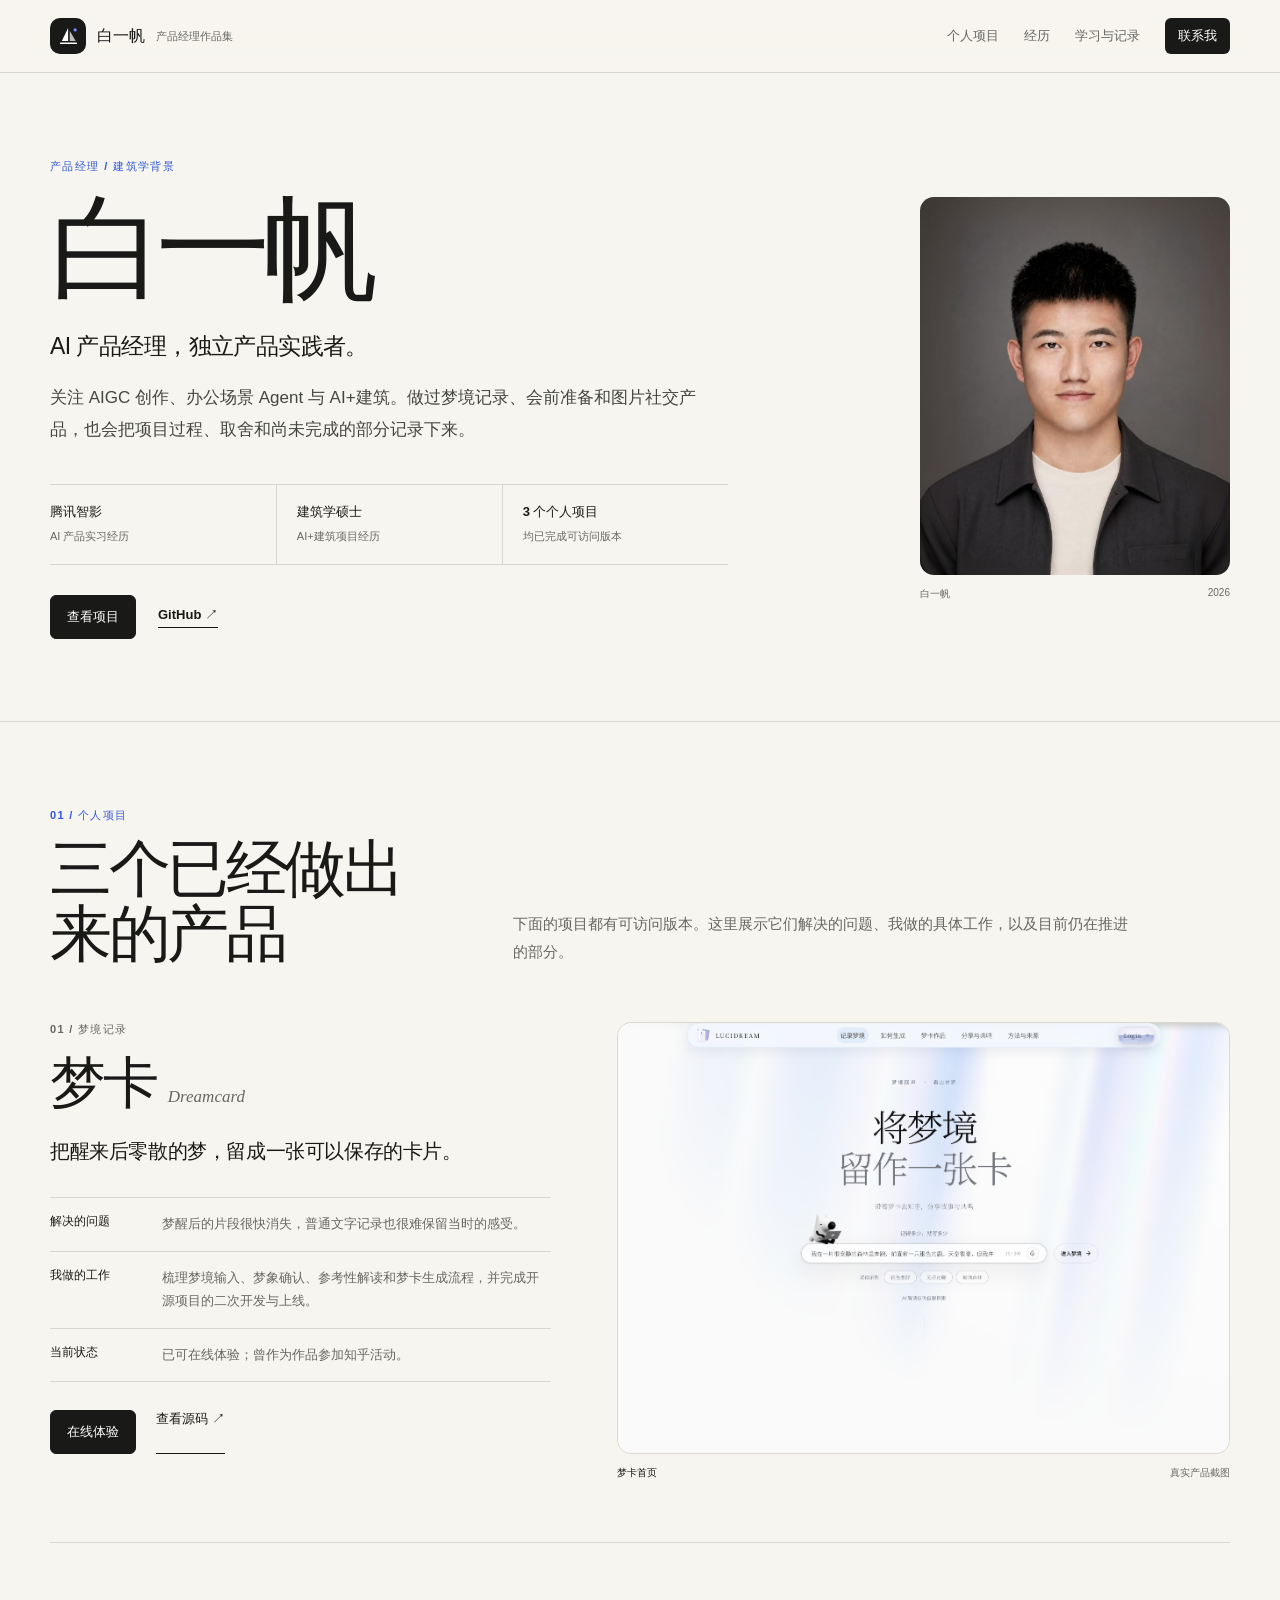
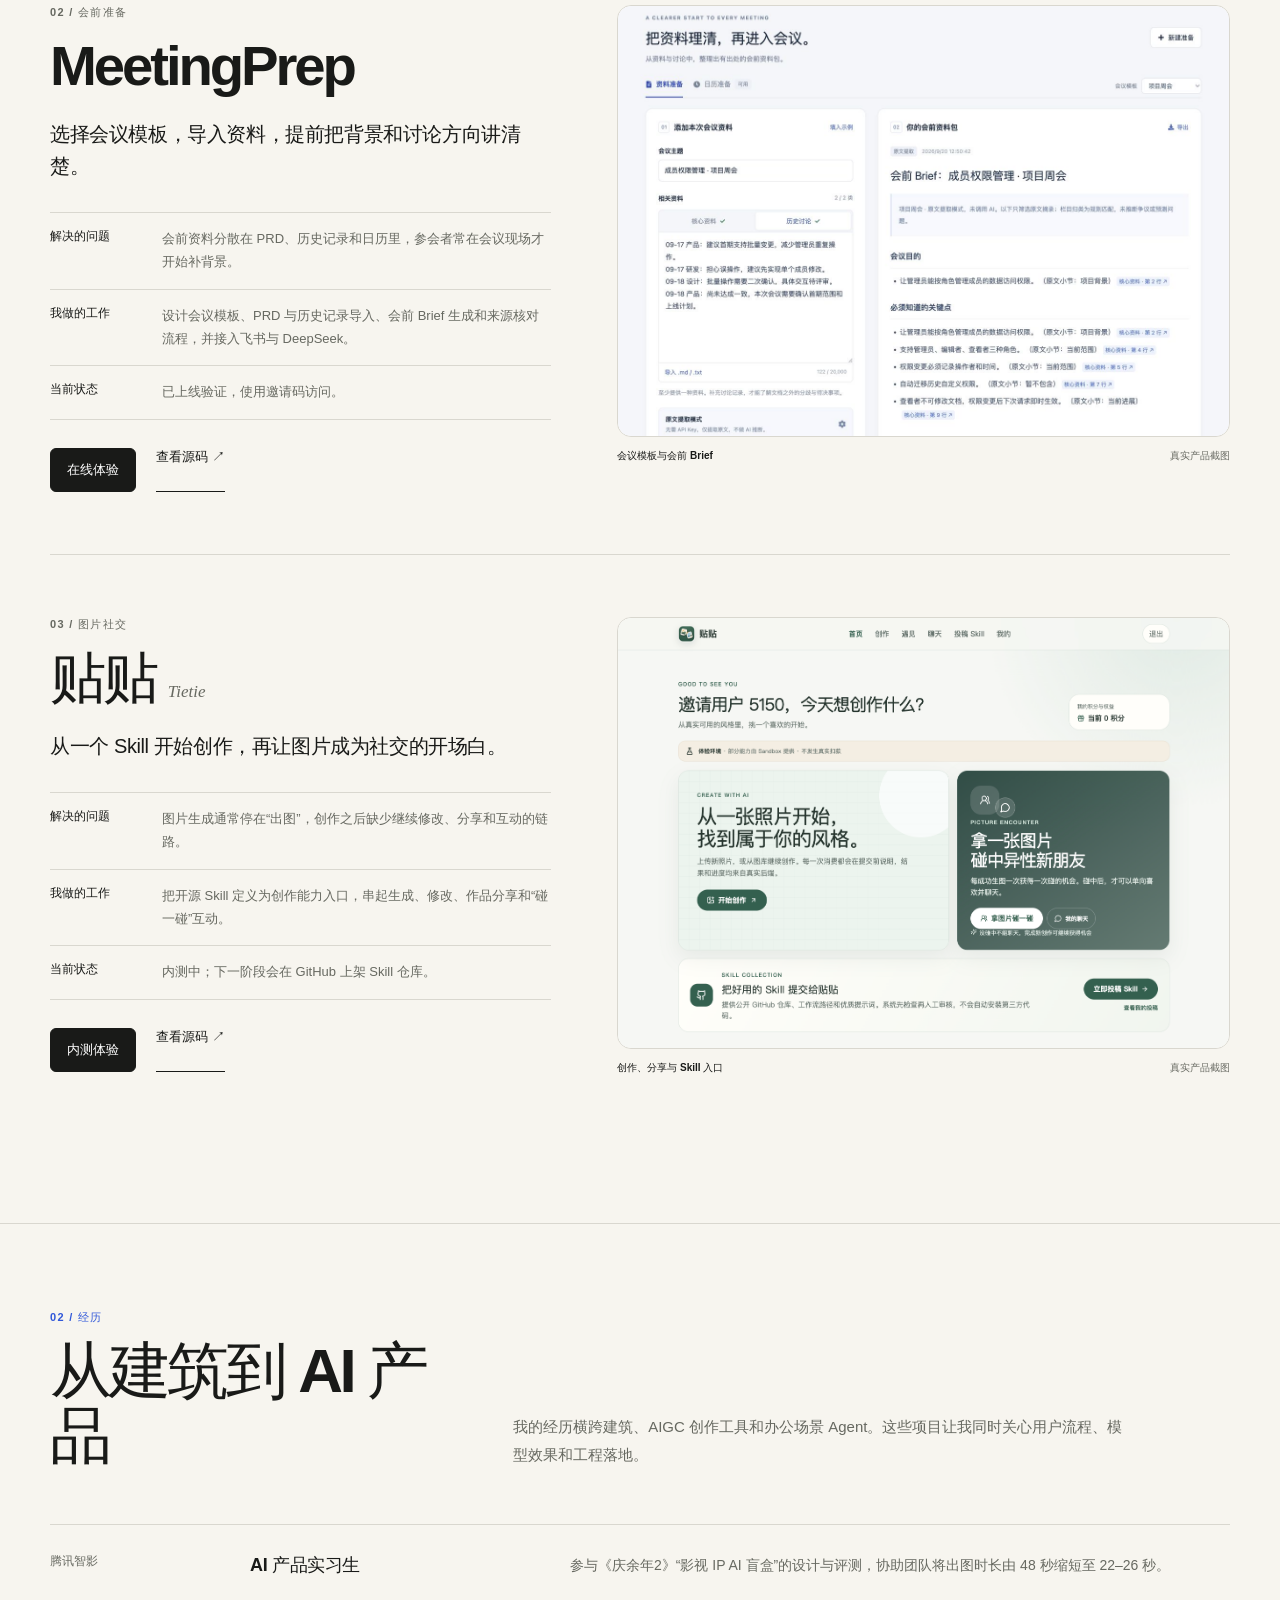
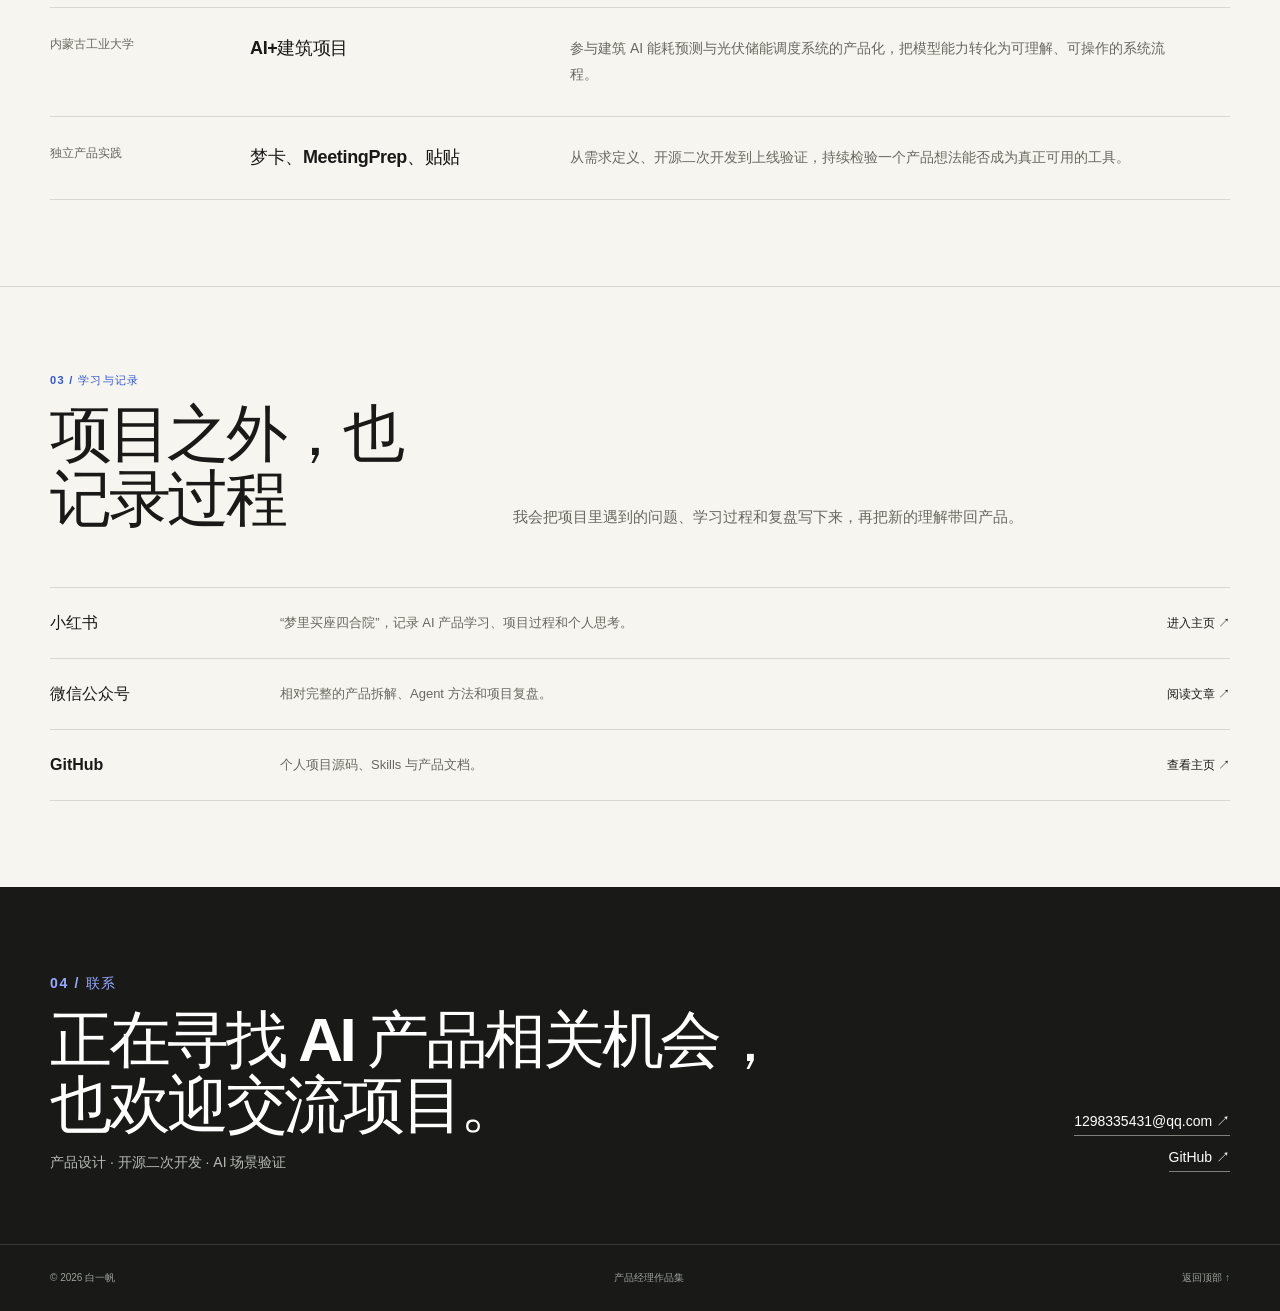
<file: index.html>
<!doctype html>
<html lang="zh-CN">
<head>
  <meta charset="utf-8">
  <meta name="viewport" content="width=device-width, initial-scale=1">
  <title>白一帆 · 产品经理作品集</title>
  <meta name="description" content="白一帆的产品经理作品集：梦卡、MeetingPrep 与贴贴。">
  <meta name="theme-color" content="#f7f5ef">
  <meta property="og:title" content="白一帆 · 产品经理作品集">
  <meta property="og:description" content="产品经历、真实项目与持续记录。查看梦卡、MeetingPrep 与贴贴。">
  <meta property="og:type" content="website">
  <meta property="og:url" content="https://1298335431-hub.github.io/laobai-Personal-website/">
  <meta property="og:image" content="https://1298335431-hub.github.io/laobai-Personal-website/assets/dreamcard-ui-cover.png">
  <link rel="canonical" href="https://1298335431-hub.github.io/laobai-Personal-website/">
  <style>
    :root {
      --paper: #f7f5ef;
      --surface: #fffefb;
      --ink: #191a18;
      --muted: #676961;
      --line: #d9d7cf;
      --blue: #3158d9;
      --blue-soft: #e8edf9;
      --wrap: 1180px;
      font-family: Inter, ui-sans-serif, -apple-system, BlinkMacSystemFont, "Segoe UI", "PingFang SC", "Microsoft YaHei", sans-serif;
      color: var(--ink);
      background: var(--paper);
      font-synthesis: none;
      -webkit-font-smoothing: antialiased;
    }
    * { box-sizing: border-box; }
    html { scroll-behavior: smooth; scroll-padding-top: 86px; }
    body { margin: 0; background: var(--paper); }
    a { color: inherit; text-decoration: none; }
    img { display: block; max-width: 100%; }
    h1, h2, h3, p, figure, dl, dd { margin: 0; }
    a:focus-visible { outline: 3px solid var(--blue); outline-offset: 4px; }
    .wrap { width: min(var(--wrap), calc(100% - 64px)); margin-inline: auto; }

    .site-header { position: sticky; top: 0; z-index: 20; border-bottom: 1px solid var(--line); background: rgba(247,245,239,.94); backdrop-filter: blur(14px); }
    .nav { min-height: 72px; display: flex; align-items: center; justify-content: space-between; gap: 24px; }
    .brand { display: flex; align-items: center; gap: 11px; font-weight: 720; }
    .brand-mark { display: grid; place-items: center; width: 36px; height: 36px; flex: 0 0 auto; border-radius: 10px; color: #fff; background: var(--ink); }
    .brand-mark svg { width: 23px; height: 23px; overflow: visible; }
    .brand small { color: var(--muted); font-size: 11px; font-weight: 520; }
    .nav-links { display: flex; align-items: center; gap: 25px; color: var(--muted); font-size: 13px; }
    .nav-links a { padding-block: 8px; border-bottom: 1px solid transparent; }
    .nav-links a:hover { color: var(--ink); border-color: var(--ink); }
    .nav-links .contact-link { padding: 9px 13px; color: #fff; background: var(--ink); border: 0; border-radius: 6px; }
    .nav-links .contact-link:hover { color: #fff; background: #2b2d2a; }

    .hero { padding: 86px 0 82px; }
    .hero-grid { display: grid; grid-template-columns: 1.25fr .75fr; gap: 96px; align-items: center; }
    .eyebrow { color: var(--blue); font-size: 11px; font-weight: 720; letter-spacing: .13em; }
    h1 { margin-top: 19px; font-size: clamp(70px, 9vw, 118px); line-height: .96; letter-spacing: -.075em; font-weight: 680; }
    .role { margin-top: 27px; font-size: 23px; letter-spacing: -.025em; }
    .hero-intro { max-width: 690px; margin-top: 20px; color: #444740; font-size: 17px; line-height: 1.9; }
    .facts { display: grid; grid-template-columns: repeat(3, 1fr); gap: 0; margin-top: 38px; border-top: 1px solid var(--line); border-bottom: 1px solid var(--line); }
    .fact { padding: 18px 20px 18px 0; }
    .fact + .fact { padding-left: 20px; border-left: 1px solid var(--line); }
    .fact strong { display: block; font-size: 13px; }
    .fact span { display: block; margin-top: 7px; color: var(--muted); font-size: 11px; line-height: 1.6; }
    .hero-actions { display: flex; align-items: center; flex-wrap: wrap; gap: 22px; margin-top: 30px; }
    .button { display: inline-flex; align-items: center; justify-content: center; min-height: 44px; padding: 10px 16px; border: 1px solid var(--ink); border-radius: 6px; font-size: 13px; font-weight: 650; }
    .button.primary { color: #fff; background: var(--ink); }
    .button:hover { color: #fff; background: var(--ink); }
    .button.primary:hover { background: #30322f; }
    .text-link { padding-bottom: 3px; border-bottom: 1px solid var(--ink); font-size: 13px; font-weight: 620; }
    .portrait { justify-self: end; width: min(310px, 100%); }
    .portrait img { width: 100%; aspect-ratio: .82; object-fit: cover; object-position: center 37%; border-radius: 14px; filter: saturate(.9); }
    .portrait figcaption { display: flex; justify-content: space-between; gap: 16px; margin-top: 12px; color: var(--muted); font-size: 10px; }

    .section { padding: 86px 0; border-top: 1px solid var(--line); }
    .section-heading { display: grid; grid-template-columns: .72fr 1.28fr; gap: 60px; margin-bottom: 56px; }
    .section-label { color: var(--blue); font-size: 11px; font-weight: 720; letter-spacing: .12em; }
    h2 { margin-top: 13px; font-size: clamp(38px, 5vw, 62px); line-height: 1.05; letter-spacing: -.055em; }
    .section-heading > p { max-width: 620px; align-self: end; color: var(--muted); font-size: 15px; line-height: 1.85; }

    .case { display: grid; grid-template-columns: .9fr 1.1fr; gap: 66px; align-items: start; padding: 62px 0; border-top: 1px solid var(--line); }
    .case:first-child { padding-top: 0; border-top: 0; }
    .case-index { color: var(--muted); font-size: 11px; font-weight: 680; letter-spacing: .12em; }
    .case-title { display: flex; align-items: baseline; flex-wrap: wrap; gap: 12px; margin-top: 18px; }
    .case h3 { font-size: clamp(40px, 4.4vw, 62px); line-height: 1; letter-spacing: -.055em; }
    .case-title span { color: var(--muted); font-family: Georgia, serif; font-size: 17px; font-style: italic; }
    .case-summary { max-width: 520px; margin-top: 24px; font-size: 20px; line-height: 1.6; letter-spacing: -.02em; }
    .case-meta { margin-top: 30px; border-top: 1px solid var(--line); }
    .case-meta > div { display: grid; grid-template-columns: 90px 1fr; gap: 22px; padding: 15px 0; border-bottom: 1px solid var(--line); }
    .case-meta dt { font-size: 12px; font-weight: 700; }
    .case-meta dd { color: var(--muted); font-size: 13px; line-height: 1.75; }
    .case-actions { display: flex; flex-wrap: wrap; gap: 20px; margin-top: 28px; }
    .case-visual { position: sticky; top: 104px; }
    .case-visual a { display: block; }
    .shot { overflow: hidden; border: 1px solid var(--line); border-radius: 14px; background: var(--surface); }
    .shot img { width: 100%; aspect-ratio: 1.42; object-fit: cover; border-radius: 13px; }
    .shot.meeting img { object-position: top center; }
    .case-visual figcaption { display: flex; justify-content: space-between; gap: 20px; margin-top: 12px; color: var(--muted); font-size: 10px; }
    .case-visual figcaption strong { color: var(--ink); font-weight: 620; }

    .experience-list { border-top: 1px solid var(--line); }
    .experience-item { display: grid; grid-template-columns: 160px 280px 1fr; gap: 40px; padding: 28px 0; border-bottom: 1px solid var(--line); }
    .experience-item time { color: var(--muted); font-size: 12px; }
    .experience-item h3 { font-size: 18px; letter-spacing: -.02em; }
    .experience-item p { max-width: 620px; color: var(--muted); font-size: 14px; line-height: 1.85; }

    .notes { border-top: 1px solid var(--line); }
    .note-row { display: grid; grid-template-columns: 190px 1fr auto; gap: 40px; align-items: center; padding: 24px 0; border-bottom: 1px solid var(--line); }
    .note-row strong { font-size: 16px; }
    .note-row p { color: var(--muted); font-size: 13px; line-height: 1.7; }
    .note-row span { font-size: 12px; font-weight: 650; }
    .note-row:hover span { color: var(--blue); }

    .contact { padding: 72px 0; color: #fff; background: var(--ink); }
    .contact-grid { display: grid; grid-template-columns: 1fr auto; gap: 50px; align-items: end; }
    .contact .section-label { color: #96abff; }
    .contact h2 { max-width: 760px; margin-top: 14px; }
    .contact p { margin-top: 16px; color: #b8bbb4; font-size: 14px; }
    .contact-links { display: flex; flex-direction: column; align-items: flex-end; gap: 13px; }
    .contact-links a { padding-bottom: 4px; border-bottom: 1px solid #7c817a; font-size: 14px; }
    .contact-links a:hover { border-color: #fff; }
    .footer { color: #9da099; background: var(--ink); border-top: 1px solid #353834; }
    .footer-inner { min-height: 66px; display: flex; align-items: center; justify-content: space-between; gap: 24px; font-size: 10px; }

    @media (max-width: 900px) {
      .wrap { width: min(var(--wrap), calc(100% - 42px)); }
      .hero-grid { grid-template-columns: 1fr; gap: 48px; }
      .portrait { justify-self: start; width: min(280px, 68vw); }
      .section-heading { grid-template-columns: 1fr; gap: 20px; }
      .case { grid-template-columns: 1fr; gap: 36px; }
      .case-visual { position: static; }
      .experience-item { grid-template-columns: 120px 220px 1fr; gap: 24px; }
    }
    @media (max-width: 680px) {
      .wrap { width: calc(100% - 32px); }
      .nav { min-height: 66px; }
      .brand small, .nav-links a:not(.contact-link) { display: none; }
      .hero { padding: 56px 0 62px; }
      h1 { font-size: clamp(66px, 22vw, 90px); }
      .role { font-size: 20px; }
      .hero-intro { font-size: 15px; }
      .portrait { width: min(230px, 64vw); }
      .facts { grid-template-columns: 1fr; }
      .fact { padding: 14px 0; }
      .fact + .fact { padding-left: 0; border-top: 1px solid var(--line); border-left: 0; }
      .section { padding: 62px 0; }
      .section-heading { margin-bottom: 42px; }
      .case { padding: 48px 0; }
      .case-meta > div { grid-template-columns: 76px 1fr; gap: 14px; }
      .experience-item { grid-template-columns: 1fr; gap: 8px; padding: 22px 0; }
      .note-row { grid-template-columns: 1fr auto; gap: 8px 20px; }
      .note-row p { grid-column: 1 / -1; }
      .contact-grid { grid-template-columns: 1fr; }
      .contact-links { align-items: flex-start; }
      .footer-inner { align-items: flex-start; flex-direction: column; justify-content: center; padding: 18px 0; }
    }
  </style>
</head>
<body>
  <header class="site-header">
    <div class="wrap nav">
      <a class="brand" href="#top" aria-label="白一帆产品经理作品集首页"><span class="brand-mark" aria-hidden="true"><svg viewBox="0 0 32 32"><path d="M15.5 4.2 6.7 22.4h8.8V4.2Z" fill="currentColor"/><path d="M17.7 8.1 26 22.4h-8.3V8.1Z" fill="currentColor" opacity=".72"/><path d="M5.3 25.4h21.4" fill="none" stroke="currentColor" stroke-width="2.4" stroke-linecap="round"/><circle cx="25.2" cy="6.8" r="2.3" fill="#6f8cff"/></svg></span><span>白一帆</span><small>产品经理作品集</small></a>
      <nav class="nav-links" aria-label="主要导航">
        <a href="#projects">个人项目</a>
        <a href="#experience">经历</a>
        <a href="#notes">学习与记录</a>
        <a class="contact-link" href="#contact">联系我</a>
      </nav>
    </div>
  </header>

  <main id="top">
    <section class="hero">
      <div class="wrap hero-grid">
        <div>
          <p class="eyebrow">产品经理 / 建筑学背景</p>
          <h1>白一帆</h1>
          <p class="role">AI 产品经理，独立产品实践者。</p>
          <p class="hero-intro">关注 AIGC 创作、办公场景 Agent 与 AI+建筑。做过梦境记录、会前准备和图片社交产品，也会把项目过程、取舍和尚未完成的部分记录下来。</p>
          <div class="facts" aria-label="个人经历摘要">
            <div class="fact"><strong>腾讯智影</strong><span>AI 产品实习经历</span></div>
            <div class="fact"><strong>建筑学硕士</strong><span>AI+建筑项目经历</span></div>
            <div class="fact"><strong>3 个个人项目</strong><span>均已完成可访问版本</span></div>
          </div>
          <div class="hero-actions"><a class="button primary" href="#projects">查看项目</a><a class="text-link" href="https://github.com/1298335431-hub" target="_blank" rel="noopener noreferrer">GitHub ↗</a></div>
        </div>
        <figure class="portrait"><img src="./assets/bai-yifan-portrait.jpg" alt="白一帆个人照片"><figcaption><span>白一帆</span><span>2026</span></figcaption></figure>
      </div>
    </section>

    <section class="section" id="projects">
      <div class="wrap">
        <div class="section-heading"><div><p class="section-label">01 / 个人项目</p><h2>三个已经做出来的产品</h2></div><p>下面的项目都有可访问版本。这里展示它们解决的问题、我做的具体工作，以及目前仍在推进的部分。</p></div>

        <div class="cases">
          <article class="case">
            <div>
              <p class="case-index">01 / 梦境记录</p>
              <div class="case-title"><h3>梦卡</h3><span>Dreamcard</span></div>
              <p class="case-summary">把醒来后零散的梦，留成一张可以保存的卡片。</p>
              <dl class="case-meta">
                <div><dt>解决的问题</dt><dd>梦醒后的片段很快消失，普通文字记录也很难保留当时的感受。</dd></div>
                <div><dt>我做的工作</dt><dd>梳理梦境输入、梦象确认、参考性解读和梦卡生成流程，并完成开源项目的二次开发与上线。</dd></div>
                <div><dt>当前状态</dt><dd>已可在线体验；曾作为作品参加知乎活动。</dd></div>
              </dl>
              <div class="case-actions"><a class="button primary" href="https://seoshulk2a6fn66jib6rs.apigateway-cn-beijing.volceapi.com/" target="_blank" rel="noopener noreferrer">在线体验</a><a class="text-link" href="https://github.com/1298335431-hub/lucidream" target="_blank" rel="noopener noreferrer">查看源码 ↗</a></div>
            </div>
            <figure class="case-visual"><a class="shot" href="https://seoshulk2a6fn66jib6rs.apigateway-cn-beijing.volceapi.com/" target="_blank" rel="noopener noreferrer"><img src="./assets/dreamcard-ui-cover.png" alt="梦卡真实首页"></a><figcaption><strong>梦卡首页</strong><span>真实产品截图</span></figcaption></figure>
          </article>

          <article class="case">
            <div>
              <p class="case-index">02 / 会前准备</p>
              <div class="case-title"><h3>MeetingPrep</h3></div>
              <p class="case-summary">选择会议模板，导入资料，提前把背景和讨论方向讲清楚。</p>
              <dl class="case-meta">
                <div><dt>解决的问题</dt><dd>会前资料分散在 PRD、历史记录和日历里，参会者常在会议现场才开始补背景。</dd></div>
                <div><dt>我做的工作</dt><dd>设计会议模板、PRD 与历史记录导入、会前 Brief 生成和来源核对流程，并接入飞书与 DeepSeek。</dd></div>
                <div><dt>当前状态</dt><dd>已上线验证，使用邀请码访问。</dd></div>
              </dl>
              <div class="case-actions"><a class="button primary" href="https://s5gpjstgrhrpqd54s6976.apigateway-cn-beijing.volceapi.com/" target="_blank" rel="noopener noreferrer">在线体验</a><a class="text-link" href="https://github.com/1298335431-hub/meeting-prep" target="_blank" rel="noopener noreferrer">查看源码 ↗</a></div>
            </div>
            <figure class="case-visual"><a class="shot meeting" href="https://s5gpjstgrhrpqd54s6976.apigateway-cn-beijing.volceapi.com/" target="_blank" rel="noopener noreferrer"><img src="./assets/meetingprep-templates.jpg" alt="MeetingPrep 真实界面：资料准备、会议模板选择和项目周会 Brief"></a><figcaption><strong>会议模板与会前 Brief</strong><span>真实产品截图</span></figcaption></figure>
          </article>

          <article class="case">
            <div>
              <p class="case-index">03 / 图片社交</p>
              <div class="case-title"><h3>贴贴</h3><span>Tietie</span></div>
              <p class="case-summary">从一个 Skill 开始创作，再让图片成为社交的开场白。</p>
              <dl class="case-meta">
                <div><dt>解决的问题</dt><dd>图片生成通常停在“出图”，创作之后缺少继续修改、分享和互动的链路。</dd></div>
                <div><dt>我做的工作</dt><dd>把开源 Skill 定义为创作能力入口，串起生成、修改、作品分享和“碰一碰”互动。</dd></div>
                <div><dt>当前状态</dt><dd>内测中；下一阶段会在 GitHub 上架 Skill 仓库。</dd></div>
              </dl>
              <div class="case-actions"><a class="button primary" href="https://sv47l1ha6bddrf233tutq.apigateway-cn-beijing.volceapi.com/" target="_blank" rel="noopener noreferrer">内测体验</a><a class="text-link" href="https://github.com/1298335431-hub/tietie" target="_blank" rel="noopener noreferrer">查看源码 ↗</a></div>
            </div>
            <figure class="case-visual"><a class="shot" href="https://sv47l1ha6bddrf233tutq.apigateway-cn-beijing.volceapi.com/" target="_blank" rel="noopener noreferrer"><img src="./assets/tietie-ui-cover.png" alt="贴贴真实首页与 Skill 投稿入口"></a><figcaption><strong>创作、分享与 Skill 入口</strong><span>真实产品截图</span></figcaption></figure>
          </article>
        </div>
      </div>
    </section>

    <section class="section" id="experience">
      <div class="wrap">
        <div class="section-heading"><div><p class="section-label">02 / 经历</p><h2>从建筑到 AI 产品</h2></div><p>我的经历横跨建筑、AIGC 创作工具和办公场景 Agent。这些项目让我同时关心用户流程、模型效果和工程落地。</p></div>
        <div class="experience-list">
          <article class="experience-item"><time>腾讯智影</time><h3>AI 产品实习生</h3><p>参与《庆余年2》“影视 IP AI 盲盒”的设计与评测，协助团队将出图时长由 48 秒缩短至 22–26 秒。</p></article>
          <article class="experience-item"><time>内蒙古工业大学</time><h3>AI+建筑项目</h3><p>参与建筑 AI 能耗预测与光伏储能调度系统的产品化，把模型能力转化为可理解、可操作的系统流程。</p></article>
          <article class="experience-item"><time>独立产品实践</time><h3>梦卡、MeetingPrep、贴贴</h3><p>从需求定义、开源二次开发到上线验证，持续检验一个产品想法能否成为真正可用的工具。</p></article>
        </div>
      </div>
    </section>

    <section class="section" id="notes">
      <div class="wrap">
        <div class="section-heading"><div><p class="section-label">03 / 学习与记录</p><h2>项目之外，也记录过程</h2></div><p>我会把项目里遇到的问题、学习过程和复盘写下来，再把新的理解带回产品。</p></div>
        <div class="notes">
          <a class="note-row" href="https://www.xiaohongshu.com/user/profile/60d5353400000000200283d3" target="_blank" rel="noopener noreferrer"><strong>小红书</strong><p>“梦里买座四合院”，记录 AI 产品学习、项目过程和个人思考。</p><span>进入主页 ↗</span></a>
          <a class="note-row" href="https://mp.weixin.qq.com/s/V-Ax3F13L4weYdo55-QBYA" target="_blank" rel="noopener noreferrer"><strong>微信公众号</strong><p>相对完整的产品拆解、Agent 方法和项目复盘。</p><span>阅读文章 ↗</span></a>
          <a class="note-row" href="https://github.com/1298335431-hub" target="_blank" rel="noopener noreferrer"><strong>GitHub</strong><p>个人项目源码、Skills 与产品文档。</p><span>查看主页 ↗</span></a>
        </div>
      </div>
    </section>

    <section class="contact" id="contact">
      <div class="wrap contact-grid">
        <div><p class="section-label">04 / 联系</p><h2>正在寻找 AI 产品相关机会，也欢迎交流项目。</h2><p>产品设计 · 开源二次开发 · AI 场景验证</p></div>
        <div class="contact-links"><a href="mailto:1298335431@qq.com">1298335431@qq.com ↗</a><a href="https://github.com/1298335431-hub" target="_blank" rel="noopener noreferrer">GitHub ↗</a></div>
      </div>
    </section>
  </main>

  <footer class="footer"><div class="wrap footer-inner"><span>© 2026 白一帆</span><span>产品经理作品集</span><a href="#top">返回顶部 ↑</a></div></footer>
</body>
</html>
</file>
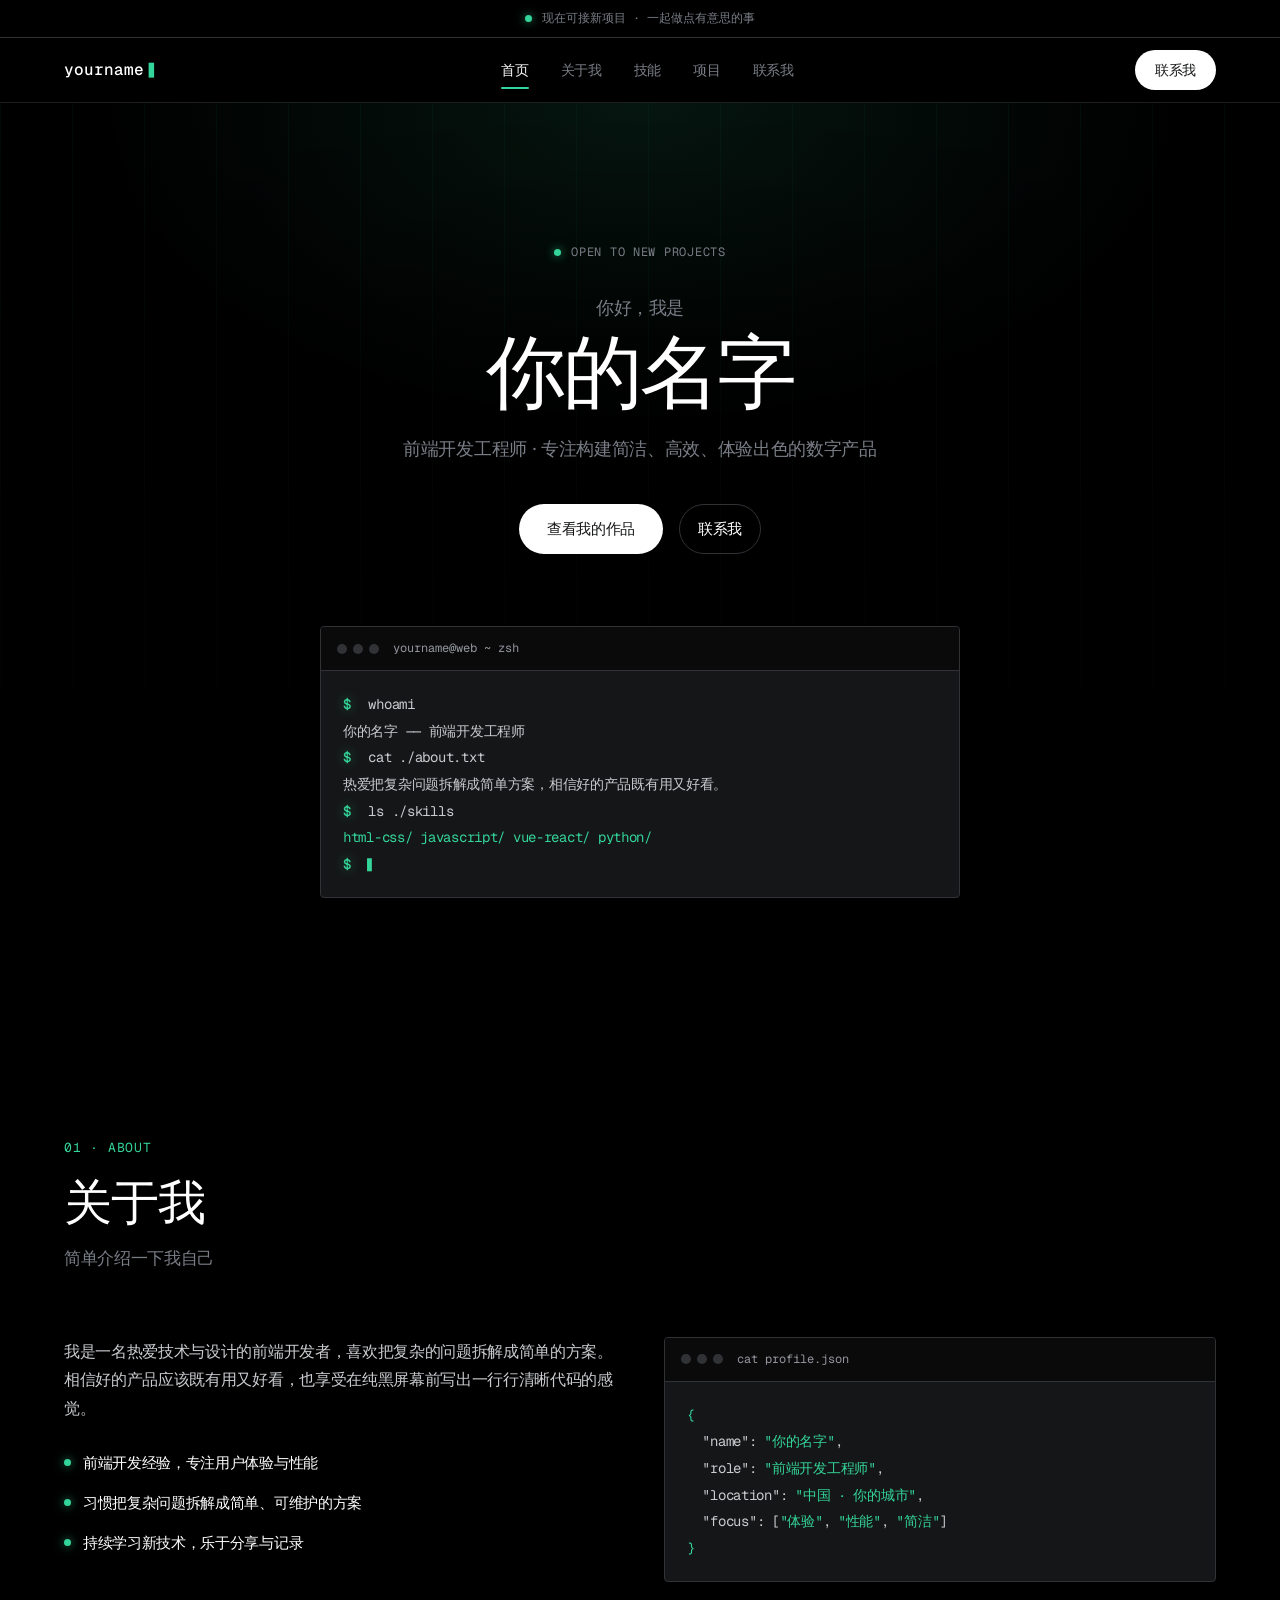
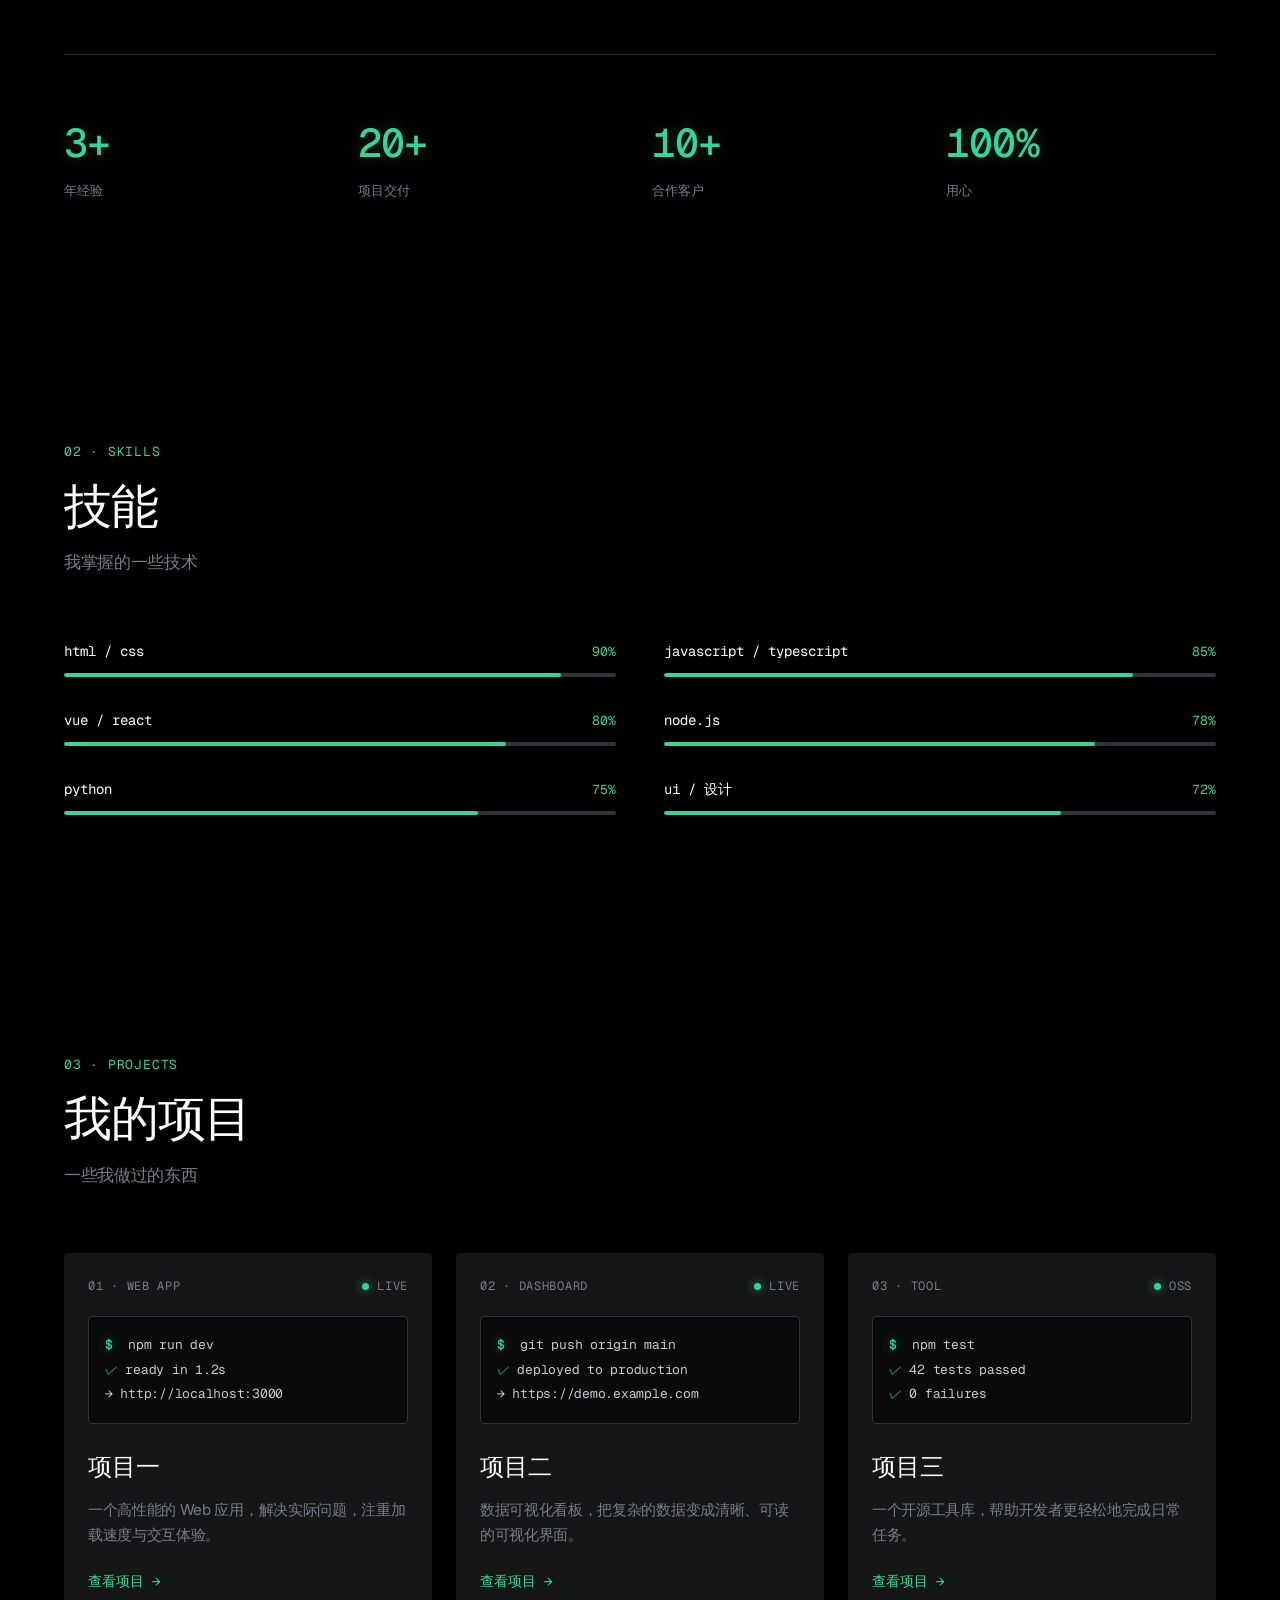
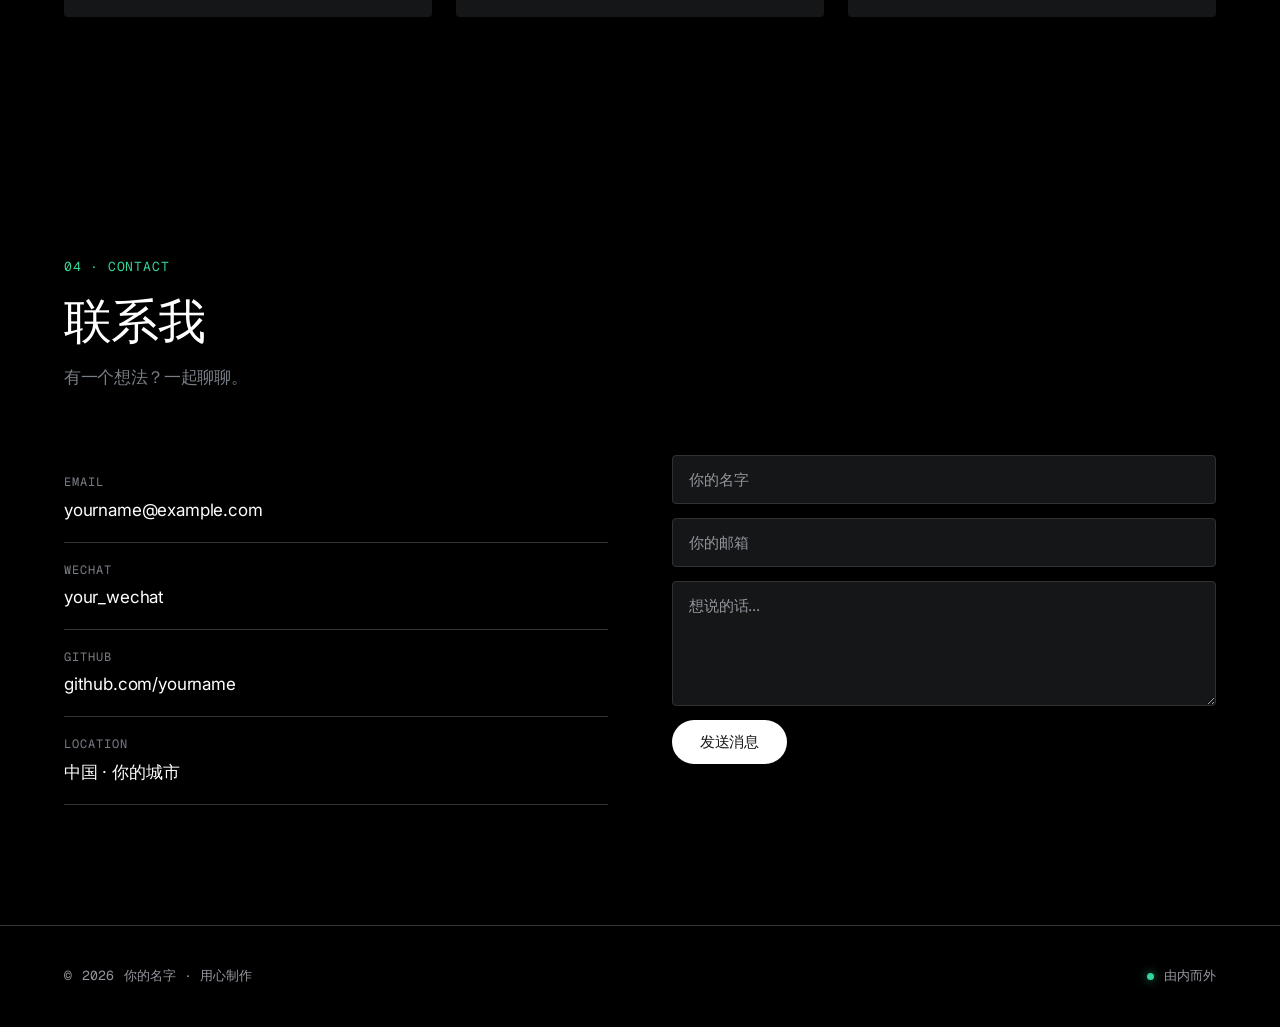
<file: legacy-home.html>
<!DOCTYPE html>
<html lang="zh-CN">
<head>
  <meta charset="UTF-8" />
  <meta name="viewport" content="width=device-width, initial-scale=1.0" />
  <title>你的名字 · 个人网站</title>
  <meta name="description" content="你好，我是你的名字，一名前端开发工程师。" />
  <link rel="preconnect" href="https://fonts.googleapis.com" />
  <link rel="preconnect" href="https://fonts.gstatic.com" crossorigin />
  <link href="https://fonts.googleapis.com/css2?family=Inter:wght@400;500&family=Geist+Mono:wght@400;500;600&display=swap" rel="stylesheet" />
  <link rel="stylesheet" href="style.css" />
</head>
<body>

  <!-- 顶部公告栏 -->
  <div class="announcement">
    <div class="container">
      <span class="dot"></span> 现在可接新项目 · 一起做点有意思的事
    </div>
  </div>

  <!-- 导航栏 -->
  <header class="site-header">
    <div class="container header-inner">
      <a href="#home" class="logo">yourname<span class="cursor">▍</span></a>
      <nav class="nav-links" id="nav-links">
        <a href="#home" class="active">首页</a>
        <a href="#about">关于我</a>
        <a href="#skills">技能</a>
        <a href="#projects">项目</a>
        <a href="#contact">联系我</a>
      </nav>
      <a href="#contact" class="btn btn-primary btn-sm header-cta">联系我</a>
      <button class="menu-toggle" id="menu-toggle" aria-label="打开菜单">
        <span></span><span></span><span></span>
      </button>
    </div>
  </header>

  <!-- 首屏 -->
  <section class="hero" id="home">
    <div class="hero-bg" aria-hidden="true"></div>
    <div class="container hero-inner">
      <p class="badge"><span class="dot"></span>OPEN TO NEW PROJECTS</p>
      <p class="hero-hello">你好，我是</p>
      <h1 class="hero-name">你的名字</h1>
      <p class="hero-sub">前端开发工程师 · 专注构建简洁、高效、体验出色的数字产品</p>
      <div class="hero-actions">
        <a href="#projects" class="btn btn-primary">查看我的作品</a>
        <a href="#contact" class="btn btn-ghost">联系我</a>
      </div>

      <!-- 终端块 -->
      <div class="terminal">
        <div class="terminal-bar">
          <span class="term-dots"><i></i><i></i><i></i></span>
          <span class="term-title">yourname@web ~ zsh</span>
        </div>
        <div class="terminal-body">
          <p><span class="prompt">$</span> whoami</p>
          <p class="out">你的名字 —— 前端开发工程师</p>
          <p><span class="prompt">$</span> cat ./about.txt</p>
          <p class="out">热爱把复杂问题拆解成简单方案，相信好的产品既有用又好看。</p>
          <p><span class="prompt">$</span> ls ./skills</p>
          <p class="out">
            <span class="hl">html-css/</span>
            <span class="hl">javascript/</span>
            <span class="hl">vue-react/</span>
            <span class="hl">python/</span>
          </p>
          <p><span class="prompt">$</span><span class="cursor-block">▍</span></p>
        </div>
      </div>
    </div>
  </section>

  <!-- 关于我 -->
  <section class="section" id="about">
    <div class="container">
      <div class="section-head">
        <p class="section-tag">01 · ABOUT</p>
        <h2 class="section-title">关于我</h2>
        <p class="section-sub">简单介绍一下我自己</p>
      </div>

      <div class="about-grid">
        <div class="about-text">
          <p>
            我是一名热爱技术与设计的前端开发者，喜欢把复杂的问题拆解成简单的方案。
            相信好的产品应该既有用又好看，也享受在纯黑屏幕前写出一行行清晰代码的感觉。
          </p>
          <ul class="feature-list">
            <li><span class="dot"></span> 前端开发经验，专注用户体验与性能</li>
            <li><span class="dot"></span> 习惯把复杂问题拆解成简单、可维护的方案</li>
            <li><span class="dot"></span> 持续学习新技术，乐于分享与记录</li>
          </ul>
        </div>

        <div class="terminal terminal-small">
          <div class="terminal-bar">
            <span class="term-dots"><i></i><i></i><i></i></span>
            <span class="term-title">cat profile.json</span>
          </div>
          <div class="terminal-body">
            <p><span class="hl">{</span></p>
            <p>&nbsp;&nbsp;<span class="key">"name"</span>: <span class="val">"你的名字"</span>,</p>
            <p>&nbsp;&nbsp;<span class="key">"role"</span>: <span class="val">"前端开发工程师"</span>,</p>
            <p>&nbsp;&nbsp;<span class="key">"location"</span>: <span class="val">"中国 · 你的城市"</span>,</p>
            <p>&nbsp;&nbsp;<span class="key">"focus"</span>: [<span class="val">"体验"</span>, <span class="val">"性能"</span>, <span class="val">"简洁"</span>]</p>
            <p><span class="hl">}</span></p>
          </div>
        </div>
      </div>

      <div class="stats">
        <div class="stat"><span class="stat-num">3+</span><span class="stat-label">年经验</span></div>
        <div class="stat"><span class="stat-num">20+</span><span class="stat-label">项目交付</span></div>
        <div class="stat"><span class="stat-num">10+</span><span class="stat-label">合作客户</span></div>
        <div class="stat"><span class="stat-num">100%</span><span class="stat-label">用心</span></div>
      </div>
    </div>
  </section>

  <!-- 技能 -->
  <section class="section" id="skills">
    <div class="container">
      <div class="section-head">
        <p class="section-tag">02 · SKILLS</p>
        <h2 class="section-title">技能</h2>
        <p class="section-sub">我掌握的一些技术</p>
      </div>

      <div class="skills-grid">
        <div class="skill">
          <div class="skill-meta">
            <span class="skill-name">html / css</span>
            <span class="skill-val">90%</span>
          </div>
          <div class="skill-track"><div class="skill-fill" style="width: 90%"></div></div>
        </div>
        <div class="skill">
          <div class="skill-meta">
            <span class="skill-name">javascript / typescript</span>
            <span class="skill-val">85%</span>
          </div>
          <div class="skill-track"><div class="skill-fill" style="width: 85%"></div></div>
        </div>
        <div class="skill">
          <div class="skill-meta">
            <span class="skill-name">vue / react</span>
            <span class="skill-val">80%</span>
          </div>
          <div class="skill-track"><div class="skill-fill" style="width: 80%"></div></div>
        </div>
        <div class="skill">
          <div class="skill-meta">
            <span class="skill-name">node.js</span>
            <span class="skill-val">78%</span>
          </div>
          <div class="skill-track"><div class="skill-fill" style="width: 78%"></div></div>
        </div>
        <div class="skill">
          <div class="skill-meta">
            <span class="skill-name">python</span>
            <span class="skill-val">75%</span>
          </div>
          <div class="skill-track"><div class="skill-fill" style="width: 75%"></div></div>
        </div>
        <div class="skill">
          <div class="skill-meta">
            <span class="skill-name">ui / 设计</span>
            <span class="skill-val">72%</span>
          </div>
          <div class="skill-track"><div class="skill-fill" style="width: 72%"></div></div>
        </div>
      </div>
    </div>
  </section>

  <!-- 项目 -->
  <section class="section" id="projects">
    <div class="container">
      <div class="section-head">
        <p class="section-tag">03 · PROJECTS</p>
        <h2 class="section-title">我的项目</h2>
        <p class="section-sub">一些我做过的东西</p>
      </div>

      <div class="projects-grid">
        <article class="project-card">
          <div class="project-head">
            <span class="project-tag">01 · WEB APP</span>
            <span class="project-status"><span class="dot"></span> LIVE</span>
          </div>
          <pre class="mini-terminal"><span class="prompt">$</span> npm run dev
<span class="ok">✓</span> ready in 1.2s
→ http://localhost:3000</pre>
          <h3 class="project-title">项目一</h3>
          <p class="project-desc">一个高性能的 Web 应用，解决实际问题，注重加载速度与交互体验。</p>
          <a href="#" class="project-link">查看项目 →</a>
        </article>

        <article class="project-card">
          <div class="project-head">
            <span class="project-tag">02 · DASHBOARD</span>
            <span class="project-status"><span class="dot"></span> LIVE</span>
          </div>
          <pre class="mini-terminal"><span class="prompt">$</span> git push origin main
<span class="ok">✓</span> deployed to production
→ https://demo.example.com</pre>
          <h3 class="project-title">项目二</h3>
          <p class="project-desc">数据可视化看板，把复杂的数据变成清晰、可读的可视化界面。</p>
          <a href="#" class="project-link">查看项目 →</a>
        </article>

        <article class="project-card">
          <div class="project-head">
            <span class="project-tag">03 · TOOL</span>
            <span class="project-status"><span class="dot"></span> OSS</span>
          </div>
          <pre class="mini-terminal"><span class="prompt">$</span> npm test
<span class="ok">✓</span> 42 tests passed
<span class="ok">✓</span> 0 failures</pre>
          <h3 class="project-title">项目三</h3>
          <p class="project-desc">一个开源工具库，帮助开发者更轻松地完成日常任务。</p>
          <a href="#" class="project-link">查看项目 →</a>
        </article>
      </div>
    </div>
  </section>

  <!-- 联系我 -->
  <section class="section" id="contact">
    <div class="container">
      <div class="section-head">
        <p class="section-tag">04 · CONTACT</p>
        <h2 class="section-title">联系我</h2>
        <p class="section-sub">有一个想法？一起聊聊。</p>
      </div>

      <div class="contact-grid">
        <div class="contact-info">
          <a class="contact-item" href="mailto:yourname@example.com">
            <span class="contact-label">EMAIL</span>
            <span class="contact-value">yourname@example.com</span>
          </a>
          <div class="contact-item">
            <span class="contact-label">WECHAT</span>
            <span class="contact-value">your_wechat</span>
          </div>
          <a class="contact-item" href="#">
            <span class="contact-label">GITHUB</span>
            <span class="contact-value">github.com/yourname</span>
          </a>
          <div class="contact-item">
            <span class="contact-label">LOCATION</span>
            <span class="contact-value">中国 · 你的城市</span>
          </div>
        </div>

        <form class="contact-form" id="contact-form">
          <input type="text" placeholder="你的名字" required />
          <input type="email" placeholder="你的邮箱" required />
          <textarea placeholder="想说的话..." rows="5" required></textarea>
          <button type="submit" class="btn btn-primary">发送消息</button>
        </form>
      </div>
    </div>
  </section>

  <!-- 页脚 -->
  <footer class="footer">
    <div class="container footer-inner">
      <p>© <span id="year"></span> 你的名字 · 用心制作</p>
      <p><span class="dot"></span> 由内而外</p>
    </div>
  </footer>

  <script src="script.js"></script>
</body>
</html>
</file>
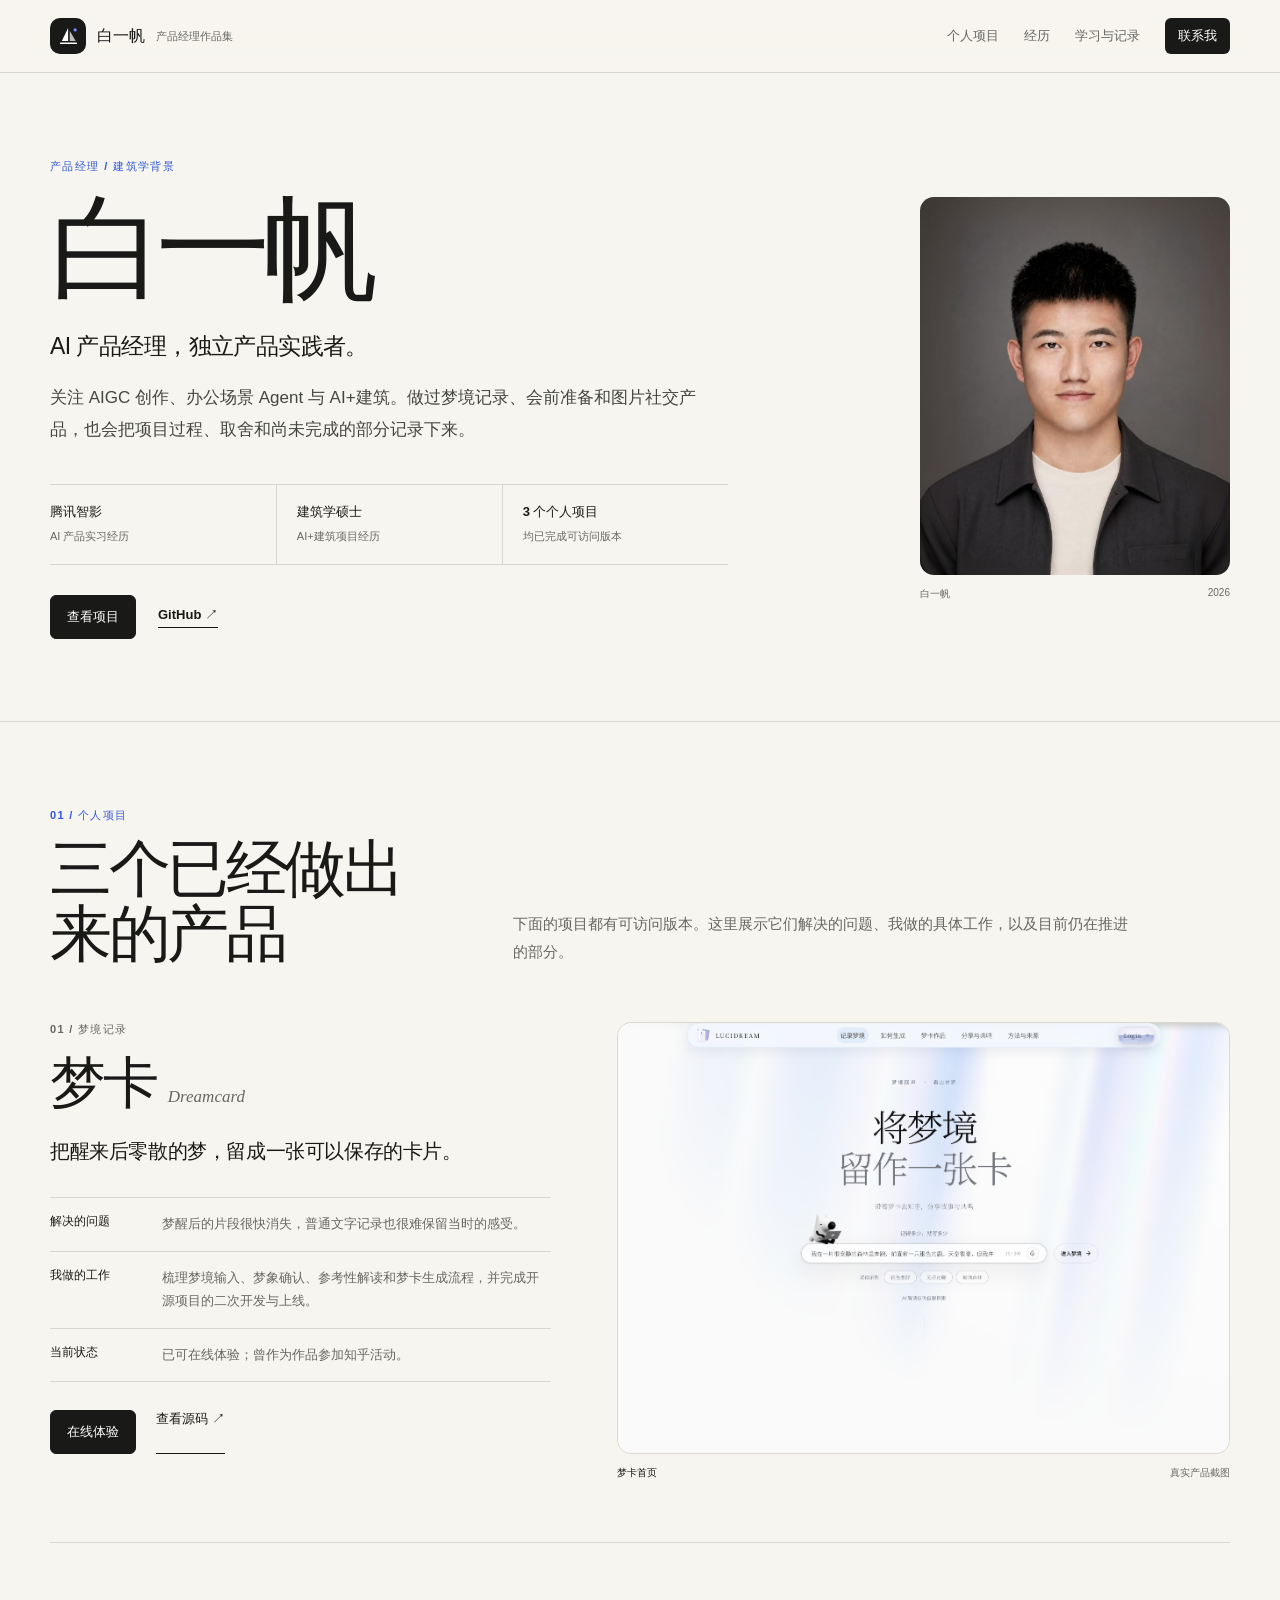
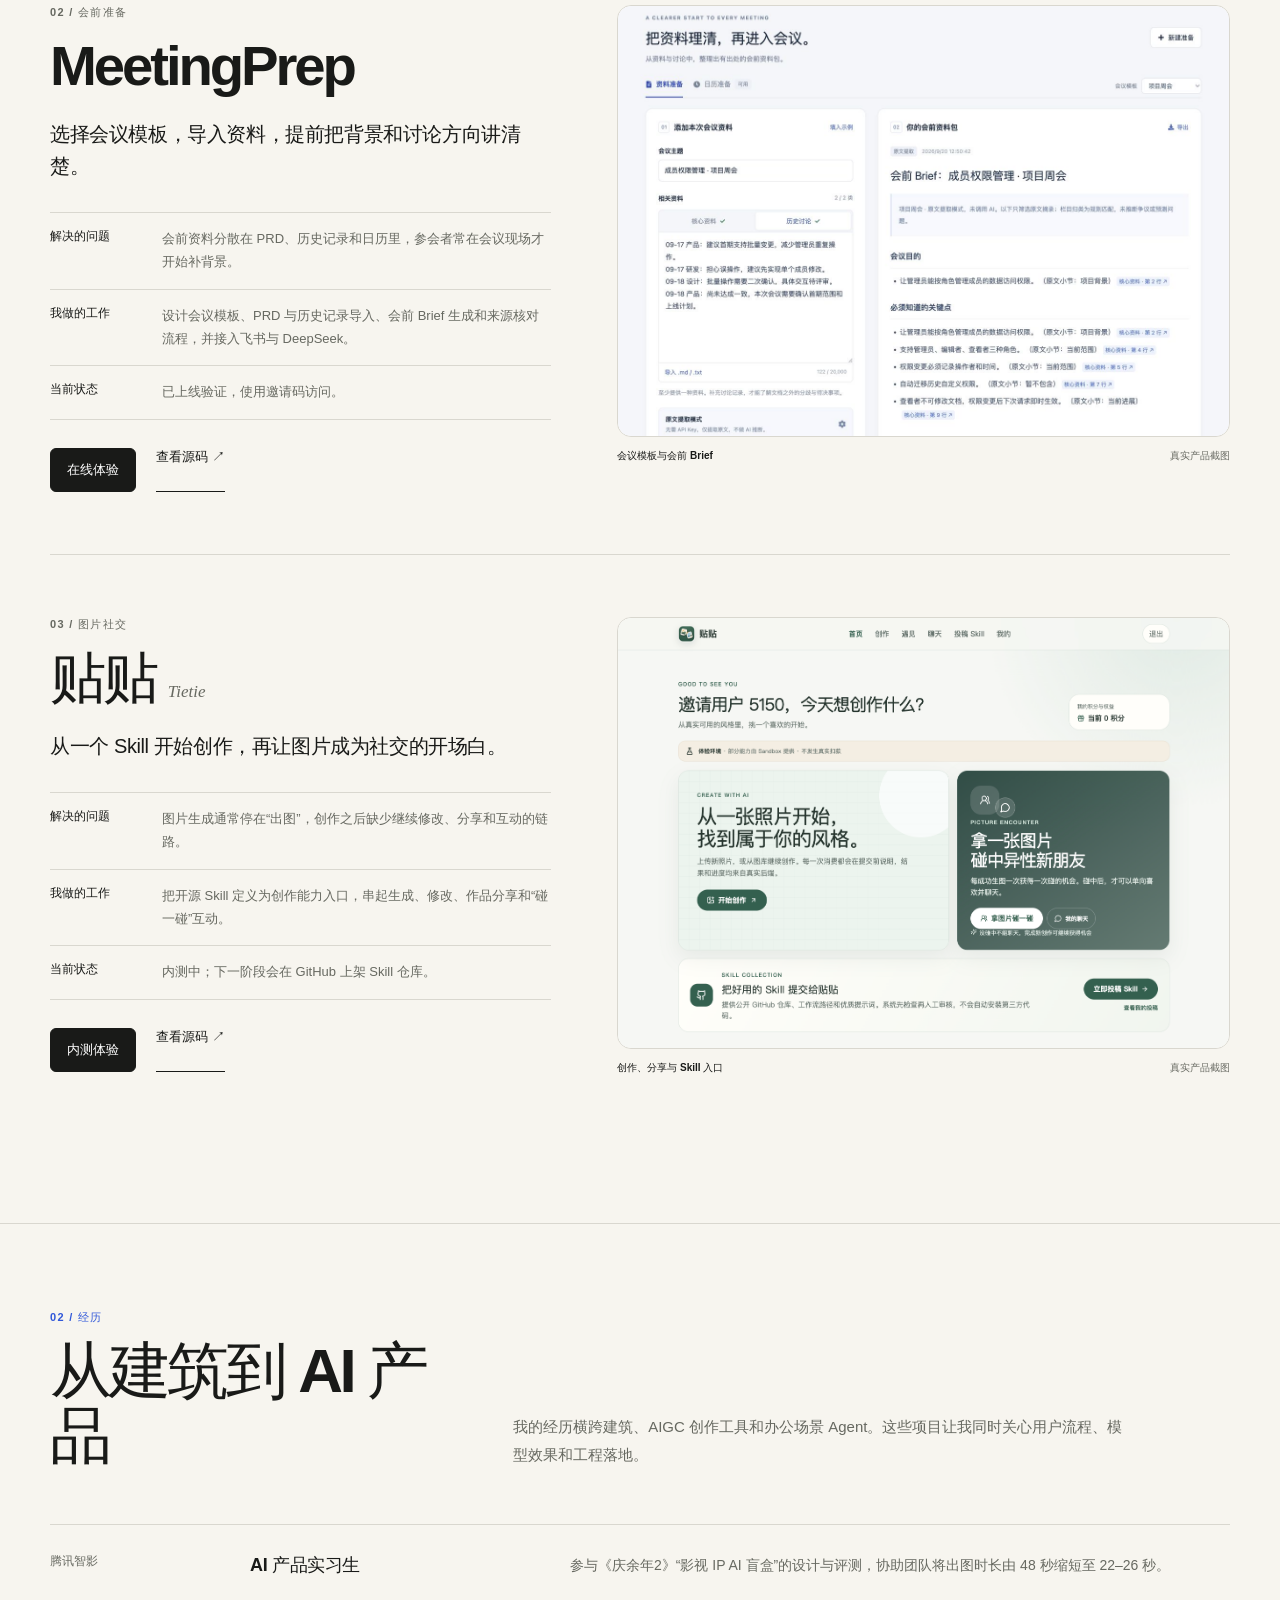
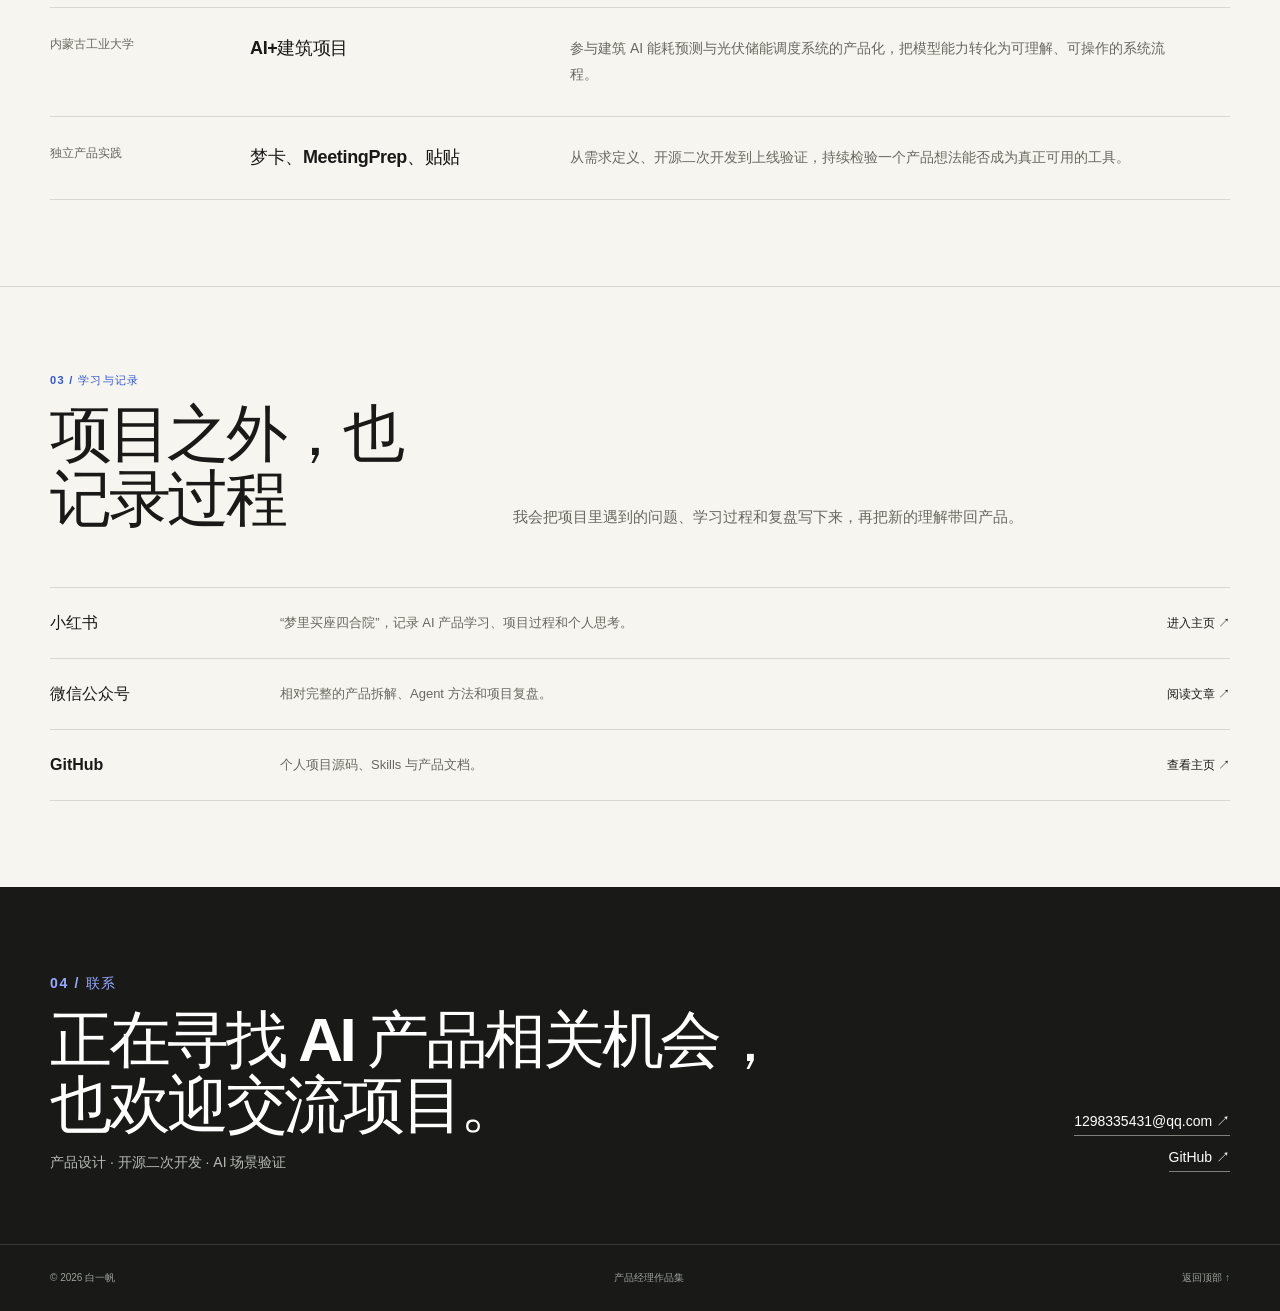
<file: star-map-portfolio.html>
<!doctype html>
<html lang="zh-CN">
<head>
  <meta charset="utf-8">
  <meta name="viewport" content="width=device-width, initial-scale=1">
  <title>白一帆 · AI 产品作品集</title>
  <meta name="robots" content="noindex">
  <link rel="canonical" href="https://1298335431-hub.github.io/laobai-Personal-website/">
  <meta http-equiv="refresh" content="0; url=./">
</head>
<body>
  <p>作品集已移至<a href="./">新首页</a>。</p>
  <script>location.replace('./' + location.search + location.hash);</script>
</body>
</html>
</file>
<file: style.css>
/* ===================================================================
   Neon — 个人网站设计系统
   参考：neon.tech 风格（Server Room After Dark）
   =================================================================== */

:root {
  /* 颜色令牌 */
  --blackout: #000000;        /* 页面背景（纯黑） */
  --depth: #0a0a0b;           /* 次暗表面 */
  --graphite-deep: #151617;   /* 卡片 / 代码块背景 */
  --graphite: #242628;        /* 次级表面 */
  --graphite-light: #303236;  /* 边框 / 分隔线 */
  --ash: #797d86;             /* 次要文本 */
  --pewter: #94979e;          /* 三级文本 / 元数据 */
  --cloud: #c9cbcf;           /* 悬停高亮 */
  --whiteout: #ffffff;        /* 主文本 / 主 CTA 背景 */
  --neon: #34d59a;            /* 品牌绿：强调、状态、数据可视化 */
  --neon-muted: #285d49;      /* 柔和的绿 */
  --warning: #ff3621;         /* 警示红（极少使用） */

  /* 字体 */
  --font-sans: "Inter", -apple-system, BlinkMacSystemFont, "PingFang SC",
    "Hiragino Sans GB", "Microsoft YaHei", sans-serif;
  --font-mono: "Geist Mono", "Fira Code", "Source Code Pro", ui-monospace,
    "SF Mono", Menlo, monospace;

  /* 形状 */
  --radius-card: 4px;
  --radius-pill: 9999px;

  --container: 1200px;
}

* { margin: 0; padding: 0; box-sizing: border-box; }

html { scroll-behavior: smooth; }

body {
  background: var(--blackout);
  color: var(--whiteout);
  font-family: var(--font-sans);
  font-size: 16px;
  font-weight: 400;
  line-height: 1.6;
  letter-spacing: -0.02em;
  -webkit-font-smoothing: antialiased;
  -moz-osx-font-smoothing: grayscale;
}

a { color: inherit; text-decoration: none; }
ul { list-style: none; }

.container {
  width: 100%;
  max-width: var(--container);
  margin: 0 auto;
  padding: 0 24px;
}

/* 通用绿色小圆点（状态指示灯） */
.dot {
  display: inline-block;
  width: 7px;
  height: 7px;
  border-radius: 50%;
  background: var(--neon);
  box-shadow: 0 0 10px rgba(52, 213, 154, 0.7);
  flex-shrink: 0;
}

/* ============ 顶部公告栏 ============ */
.announcement {
  background: var(--blackout);
  border-bottom: 1px solid var(--graphite-light);
  font-family: var(--font-mono);
  font-size: 12px;
  color: var(--ash);
  padding: 9px 0;
  letter-spacing: 0;
}

.announcement .container {
  display: flex;
  align-items: center;
  justify-content: center;
  gap: 10px;
}

/* ============ 导航栏 ============ */
.site-header {
  position: sticky;
  top: 0;
  z-index: 100;
  background: rgba(0, 0, 0, 0.85);
  backdrop-filter: blur(12px);
  -webkit-backdrop-filter: blur(12px);
  border-bottom: 1px solid rgba(48, 50, 54, 0.6);
}

.header-inner {
  display: flex;
  align-items: center;
  justify-content: space-between;
  height: 64px;
}

.logo {
  font-family: var(--font-mono);
  font-size: 16px;
  font-weight: 500;
  color: var(--whiteout);
  letter-spacing: 0;
}

.logo .cursor {
  color: var(--neon);
  animation: blink 1.1s step-end infinite;
}

@keyframes blink {
  50% { opacity: 0; }
}

.nav-links {
  display: flex;
  gap: 32px;
}

.nav-links a {
  font-size: 14px;
  color: var(--ash);
  letter-spacing: -0.02em;
  transition: color 0.2s ease;
  position: relative;
}

.nav-links a:hover,
.nav-links a.active {
  color: var(--whiteout);
}

.nav-links a.active::after {
  content: "";
  position: absolute;
  left: 0;
  right: 0;
  bottom: -8px;
  height: 2px;
  background: var(--neon);
  border-radius: 2px;
}

/* 汉堡菜单 */
.menu-toggle {
  display: none;
  flex-direction: column;
  gap: 5px;
  background: none;
  border: none;
  cursor: pointer;
  padding: 6px;
}

.menu-toggle span {
  display: block;
  width: 20px;
  height: 2px;
  background: var(--whiteout);
  border-radius: 2px;
  transition: transform 0.25s ease, opacity 0.25s ease;
}

.menu-toggle.open span:nth-child(1) { transform: translateY(7px) rotate(45deg); }
.menu-toggle.open span:nth-child(2) { opacity: 0; }
.menu-toggle.open span:nth-child(3) { transform: translateY(-7px) rotate(-45deg); }

/* ============ 按钮（胶囊形） ============ */
.btn {
  display: inline-flex;
  align-items: center;
  justify-content: center;
  border-radius: var(--radius-pill);
  font-family: var(--font-sans);
  font-size: 15px;
  font-weight: 500;
  letter-spacing: -0.02em;
  cursor: pointer;
  border: none;
  transition: all 0.2s ease;
}

/* 主按钮：白底深字 */
.btn-primary {
  background: var(--whiteout);
  color: var(--graphite-deep);
  padding: 12px 28px;
}

.btn-primary:hover {
  background: var(--cloud);
  transform: translateY(-1px);
}

/* 幽灵按钮：透明底白字细边框 */
.btn-ghost {
  background: transparent;
  color: var(--whiteout);
  border: 1px solid var(--graphite-light);
  padding: 12px 18px;
}

.btn-ghost:hover {
  border-color: var(--cloud);
  color: var(--whiteout);
}

.btn-sm {
  padding: 9px 20px;
  font-size: 14px;
}

/* ============ 首屏 ============ */
.hero {
  position: relative;
  padding: 140px 0 120px;
  overflow: hidden;
  text-align: center;
}

.hero-bg {
  position: absolute;
  inset: 0;
  pointer-events: none;
  background:
    radial-gradient(60% 50% at 50% 0%, rgba(52, 213, 154, 0.10), transparent 70%),
    repeating-linear-gradient(
      90deg,
      rgba(52, 213, 154, 0.045) 0,
      rgba(52, 213, 154, 0.045) 1px,
      transparent 1px,
      transparent 72px
    );
  mask-image: linear-gradient(to bottom, #000 0%, transparent 85%);
  -webkit-mask-image: linear-gradient(to bottom, #000 0%, transparent 85%);
}

.hero-inner {
  position: relative;
  display: flex;
  flex-direction: column;
  align-items: center;
}

.badge {
  display: inline-flex;
  align-items: center;
  gap: 10px;
  font-family: var(--font-mono);
  font-size: 12px;
  text-transform: uppercase;
  letter-spacing: 0.06em;
  color: var(--ash);
  margin-bottom: 32px;
}

.hero-hello {
  font-size: 18px;
  font-weight: 500;
  color: var(--ash);
  letter-spacing: -0.02em;
  margin-bottom: 8px;
}

.hero-name {
  font-size: clamp(52px, 9vw, 80px);
  font-weight: 500;
  line-height: 1;
  letter-spacing: -0.04em;
  color: var(--whiteout);
  margin-bottom: 24px;
}

.hero-sub {
  font-size: 18px;
  color: var(--ash);
  line-height: 1.6;
  max-width: 560px;
  margin-bottom: 40px;
}

.hero-actions {
  display: flex;
  gap: 16px;
  margin-bottom: 72px;
}

/* 终端 */
.terminal {
  width: 100%;
  max-width: 640px;
  background: var(--graphite-deep);
  border: 1px solid var(--graphite-light);
  border-radius: var(--radius-card);
  text-align: left;
  overflow: hidden;
}

.terminal-bar {
  display: flex;
  align-items: center;
  gap: 14px;
  background: var(--depth);
  border-bottom: 1px solid var(--graphite-light);
  padding: 12px 16px;
}

.term-dots {
  display: flex;
  gap: 6px;
}

.term-dots i {
  width: 10px;
  height: 10px;
  border-radius: 50%;
  background: var(--graphite-light);
}

.term-title {
  font-family: var(--font-mono);
  font-size: 12px;
  color: var(--pewter);
  letter-spacing: 0;
}

.terminal-body {
  padding: 20px 22px;
  font-family: var(--font-mono);
  font-size: 14px;
  line-height: 1.9;
  letter-spacing: -0.02em;
}

.terminal-body p { color: var(--cloud); }

.prompt {
  color: var(--neon);
  text-shadow: 0 0 12px rgba(52, 213, 154, 0.45);
  margin-right: 10px;
  font-weight: 500;
}

.out { color: var(--whiteout); }

.hl { color: var(--neon); }

.key { color: var(--cloud); }
.val { color: var(--neon); }

.cursor-block {
  display: inline-block;
  color: var(--neon);
  animation: blink 1.1s step-end infinite;
  margin-left: 2px;
}

/* ============ 板块通用 ============ */
.section {
  padding: 120px 0;
  scroll-margin-top: 80px;
}

.section-head {
  max-width: 640px;
  margin-bottom: 64px;
}

.section-tag {
  font-family: var(--font-mono);
  font-size: 13px;
  color: var(--neon);
  letter-spacing: 0.06em;
  margin-bottom: 16px;
}

.section-title {
  font-size: clamp(32px, 4vw, 48px);
  font-weight: 500;
  line-height: 1.13;
  letter-spacing: -0.025em;
  margin-bottom: 16px;
}

.section-sub {
  font-size: 17px;
  color: var(--ash);
  line-height: 1.6;
}

/* ============ 关于我 ============ */
.about-grid {
  display: grid;
  grid-template-columns: 1fr 1fr;
  gap: 48px;
  align-items: start;
}

.about-text p {
  color: var(--cloud);
  font-size: 16px;
  line-height: 1.8;
  margin-bottom: 28px;
}

.feature-list li {
  display: flex;
  align-items: center;
  gap: 12px;
  color: var(--whiteout);
  font-size: 15px;
  margin-bottom: 16px;
}

.terminal-small { max-width: none; }

/* 数据统计 */
.stats {
  display: grid;
  grid-template-columns: repeat(4, 1fr);
  gap: 24px;
  margin-top: 72px;
  border-top: 1px solid var(--graphite-light);
  padding-top: 56px;
}

.stat {
  display: flex;
  flex-direction: column;
  gap: 6px;
}

.stat-num {
  font-family: var(--font-mono);
  font-size: 40px;
  font-weight: 500;
  color: var(--neon);
  letter-spacing: -0.02em;
  text-shadow: 0 0 18px rgba(52, 213, 154, 0.25);
}

.stat-label {
  font-family: var(--font-mono);
  font-size: 13px;
  color: var(--ash);
  letter-spacing: 0;
}

/* ============ 技能 ============ */
.skills-grid {
  display: grid;
  grid-template-columns: 1fr 1fr;
  gap: 32px 48px;
}

.skill-meta {
  display: flex;
  justify-content: space-between;
  align-items: baseline;
  margin-bottom: 10px;
}

.skill-name {
  font-family: var(--font-mono);
  font-size: 14px;
  color: var(--whiteout);
  letter-spacing: 0;
}

.skill-val {
  font-family: var(--font-mono);
  font-size: 13px;
  color: var(--neon);
  letter-spacing: 0;
}

.skill-track {
  height: 4px;
  background: var(--graphite-light);
  border-radius: 2px;
  overflow: hidden;
}

.skill-fill {
  height: 100%;
  background: var(--neon);
  border-radius: 2px;
  box-shadow: 0 0 12px rgba(52, 213, 154, 0.5);
  transition: width 1.2s cubic-bezier(0.22, 1, 0.36, 1);
}

/* ============ 项目 ============ */
.projects-grid {
  display: grid;
  grid-template-columns: repeat(3, 1fr);
  gap: 24px;
}

.project-card {
  background: var(--graphite-deep);
  border-radius: var(--radius-card);
  padding: 24px;
  transition: background 0.2s ease, transform 0.2s ease;
}

.project-card:hover {
  background: var(--graphite);
  transform: translateY(-4px);
}

.project-head {
  display: flex;
  justify-content: space-between;
  align-items: center;
  margin-bottom: 20px;
}

.project-tag {
  font-family: var(--font-mono);
  font-size: 12px;
  color: var(--ash);
  letter-spacing: 0.06em;
}

.project-status {
  display: inline-flex;
  align-items: center;
  gap: 8px;
  font-family: var(--font-mono);
  font-size: 12px;
  color: var(--ash);
  letter-spacing: 0.06em;
}

.mini-terminal {
  background: var(--depth);
  border: 1px solid var(--graphite-light);
  border-radius: var(--radius-card);
  padding: 16px;
  font-family: var(--font-mono);
  font-size: 13px;
  line-height: 1.9;
  color: var(--cloud);
  letter-spacing: -0.02em;
  margin-bottom: 24px;
  overflow-x: auto;
  white-space: pre;
}

.mini-terminal .prompt { margin-right: 8px; }
.mini-terminal .ok { color: var(--neon); }

.project-title {
  font-size: 24px;
  font-weight: 500;
  letter-spacing: -0.01em;
  margin-bottom: 10px;
}

.project-desc {
  color: var(--ash);
  font-size: 15px;
  line-height: 1.7;
  margin-bottom: 20px;
}

.project-link {
  font-family: var(--font-mono);
  font-size: 14px;
  color: var(--neon);
  letter-spacing: 0;
  transition: color 0.2s ease;
}

.project-link:hover {
  color: var(--whiteout);
}

/* ============ 联系我 ============ */
.contact-grid {
  display: grid;
  grid-template-columns: 1fr 1fr;
  gap: 64px;
  align-items: start;
}

.contact-item {
  display: flex;
  flex-direction: column;
  gap: 4px;
  padding: 18px 0;
  border-bottom: 1px solid var(--graphite-light);
}

.contact-label {
  font-family: var(--font-mono);
  font-size: 12px;
  color: var(--ash);
  letter-spacing: 0.08em;
}

.contact-value {
  font-size: 17px;
  color: var(--whiteout);
  letter-spacing: -0.01em;
  transition: color 0.2s ease;
}

a.contact-item:hover .contact-value {
  color: var(--neon);
}

.contact-form {
  display: flex;
  flex-direction: column;
  gap: 14px;
}

.contact-form input,
.contact-form textarea {
  background: var(--graphite-deep);
  border: 1px solid var(--graphite-light);
  border-radius: var(--radius-card);
  padding: 14px 16px;
  color: var(--whiteout);
  font-family: var(--font-sans);
  font-size: 15px;
  letter-spacing: -0.01em;
  transition: border-color 0.2s ease;
  width: 100%;
}

.contact-form input::placeholder,
.contact-form textarea::placeholder {
  color: var(--pewter);
}

.contact-form input:focus,
.contact-form textarea:focus {
  outline: none;
  border-color: var(--neon);
}

.contact-form textarea { resize: vertical; }

.contact-form .btn { align-self: flex-start; }

/* ============ 页脚 ============ */
.footer {
  border-top: 1px solid var(--graphite-light);
  padding: 40px 0;
}

.footer-inner {
  display: flex;
  justify-content: space-between;
  align-items: center;
}

.footer p {
  display: inline-flex;
  align-items: center;
  gap: 10px;
  font-family: var(--font-mono);
  font-size: 13px;
  color: var(--pewter);
  letter-spacing: 0;
}

/* ============ 响应式 ============ */
@media (max-width: 900px) {
  .about-grid,
  .contact-grid {
    grid-template-columns: 1fr;
    gap: 40px;
  }

  .projects-grid {
    grid-template-columns: 1fr 1fr;
  }
}

@media (max-width: 640px) {
  .section { padding: 88px 0; }

  .hero { padding: 96px 0 80px; }

  .hero-actions {
    flex-direction: column;
    width: 100%;
    max-width: 320px;
  }

  .hero-actions .btn { width: 100%; }

  .skills-grid,
  .projects-grid,
  .stats {
    grid-template-columns: 1fr;
  }

  .nav-links {
    display: none;
    position: absolute;
    top: 64px;
    left: 0;
    right: 0;
    flex-direction: column;
    gap: 0;
    background: rgba(0, 0, 0, 0.97);
    border-bottom: 1px solid var(--graphite-light);
    padding: 8px 24px 20px;
  }

  .nav-links.open { display: flex; }

  .nav-links a {
    padding: 14px 0;
    border-bottom: 1px solid var(--graphite-light);
    font-size: 15px;
  }

  .nav-links a.active::after { display: none; }

  .header-cta { display: none; }

  .menu-toggle { display: flex; }

  .footer-inner {
    flex-direction: column;
    gap: 12px;
    text-align: center;
  }
}
</file>
